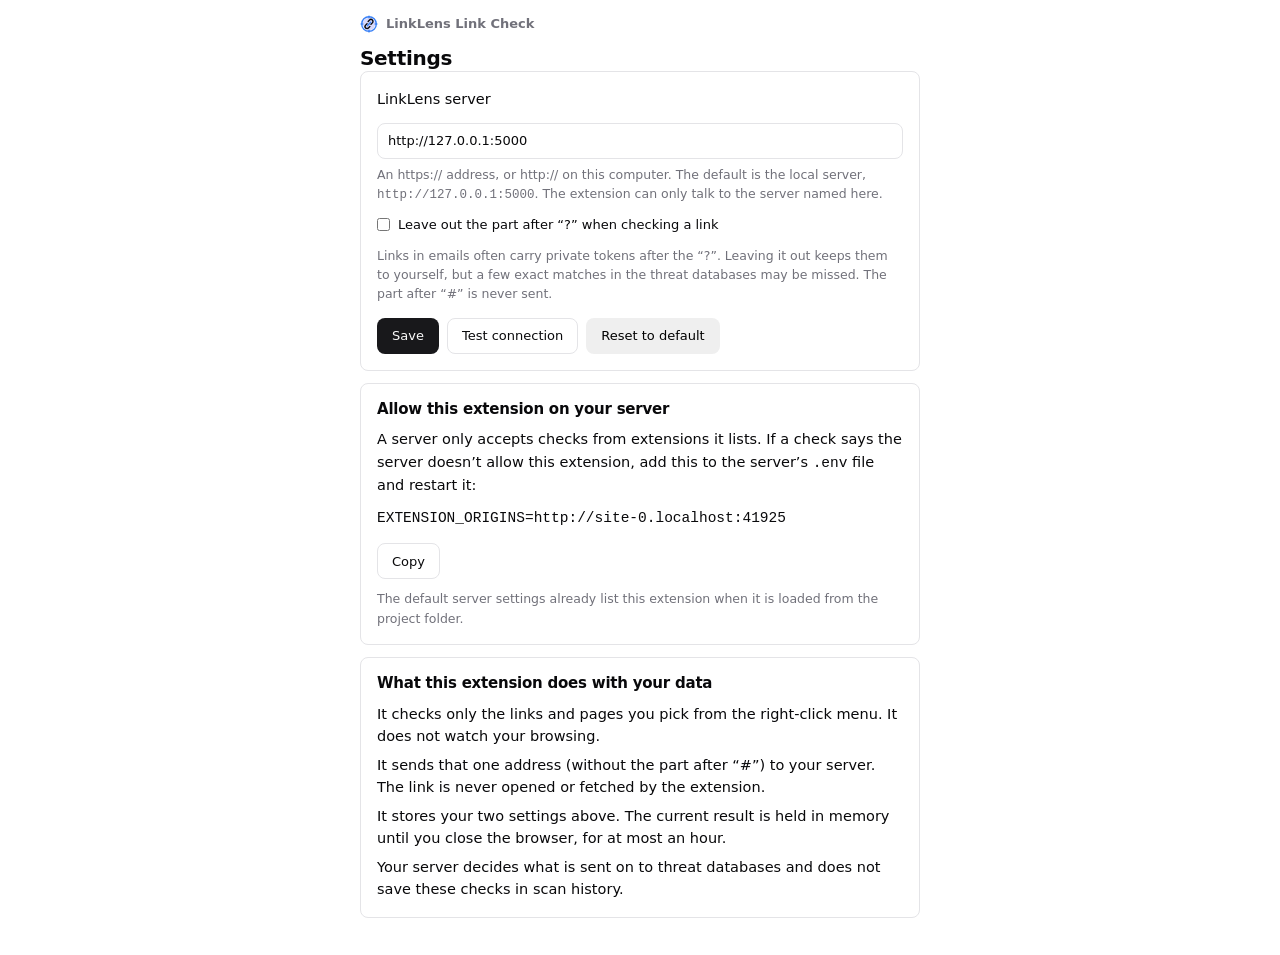
<file: extension/options.html>
<!DOCTYPE html>
<html lang="en">
<head>
  <meta charset="utf-8" />
  <meta name="viewport" content="width=device-width, initial-scale=1" />
  <title>Settings · LinkLens Link Check</title>
  <link rel="stylesheet" href="ui.css" />
</head>
<body>
  <main class="wrap">
    <div class="brandbar">
      <svg viewBox="0 0 32 32" aria-hidden="true" fill="none"><circle cx="16" cy="16" r="13" stroke="#3b82f6" stroke-width="2.5"/><path d="M16 2v3M16 27v3M2 16h3M27 16h3" stroke="#3b82f6" stroke-width="2.5" stroke-linecap="round"/><circle cx="16" cy="16" r="11" fill="#6366f1" fill-opacity="0.25"/><path d="M14.5 11.5L17 9a3.5 3.5 0 0 1 5 5l-2.5 2.5" stroke="currentColor" stroke-width="2.5" stroke-linecap="round" stroke-linejoin="round"/><path d="M17.5 20.5L15 23a3.5 3.5 0 0 1-5-5l2.5-2.5" stroke="currentColor" stroke-width="2.5" stroke-linecap="round" stroke-linejoin="round"/><line x1="13" y1="19" x2="19" y2="13" stroke="#3b82f6" stroke-width="2.5" stroke-linecap="round"/></svg>
      LinkLens Link Check
    </div>
    <h1>Settings</h1>

    <form id="form" class="panel" novalidate>
      <div>
        <label class="field" for="backend">LinkLens server</label>
        <input id="backend" class="input mono" type="text" inputmode="url" autocomplete="off" spellcheck="false" aria-describedby="backendHelp" />
        <p id="backendHelp" class="help">An https:// address, or http:// on this computer. The default is the local server, <span class="mono">http://127.0.0.1:5000</span>. The extension can only talk to the server named here.</p>
      </div>
      <label class="check" for="stripQuery">
        <input id="stripQuery" type="checkbox" />
        <span>Leave out the part after “?” when checking a link</span>
      </label>
      <p class="help">Links in emails often carry private tokens after the “?”. Leaving it out keeps them to yourself, but a few exact matches in the threat databases may be missed. The part after “#” is never sent.</p>
      <div class="actions">
        <button type="submit" class="btn btn-primary">Save</button>
        <button id="testBtn" type="button" class="btn btn-outline">Test connection</button>
        <button id="resetBtn" type="button" class="btn btn-ghost">Reset to default</button>
      </div>
      <p id="status" class="alert" role="status" hidden></p>
    </form>

    <section class="panel" aria-labelledby="allowHeading">
      <h2 id="allowHeading">Allow this extension on your server</h2>
      <p>A server only accepts checks from extensions it lists. If a check says the server doesn’t allow this extension, add this to the server’s <span class="mono">.env</span> file and restart it:</p>
      <pre id="envLine" class="env"></pre>
      <div class="actions"><button id="copyBtn" type="button" class="btn btn-outline btn-sm">Copy</button></div>
      <p class="help">The default server settings already list this extension when it is loaded from the project folder.</p>
    </section>

    <section class="panel" aria-labelledby="privHeading">
      <h2 id="privHeading">What this extension does with your data</h2>
      <ul class="notes">
        <li>It checks only the links and pages you pick from the right-click menu. It does not watch your browsing.</li>
        <li>It sends that one address (without the part after “#”) to your server. The link is never opened or fetched by the extension.</li>
        <li>It stores your two settings above. The current result is held in memory until you close the browser, for at most an hour.</li>
        <li>Your server decides what is sent on to threat databases and does not save these checks in scan history.</li>
      </ul>
    </section>
  </main>
  <script src="lib/common.js"></script>
  <script src="options.js"></script>
</body>
</html>
</file>
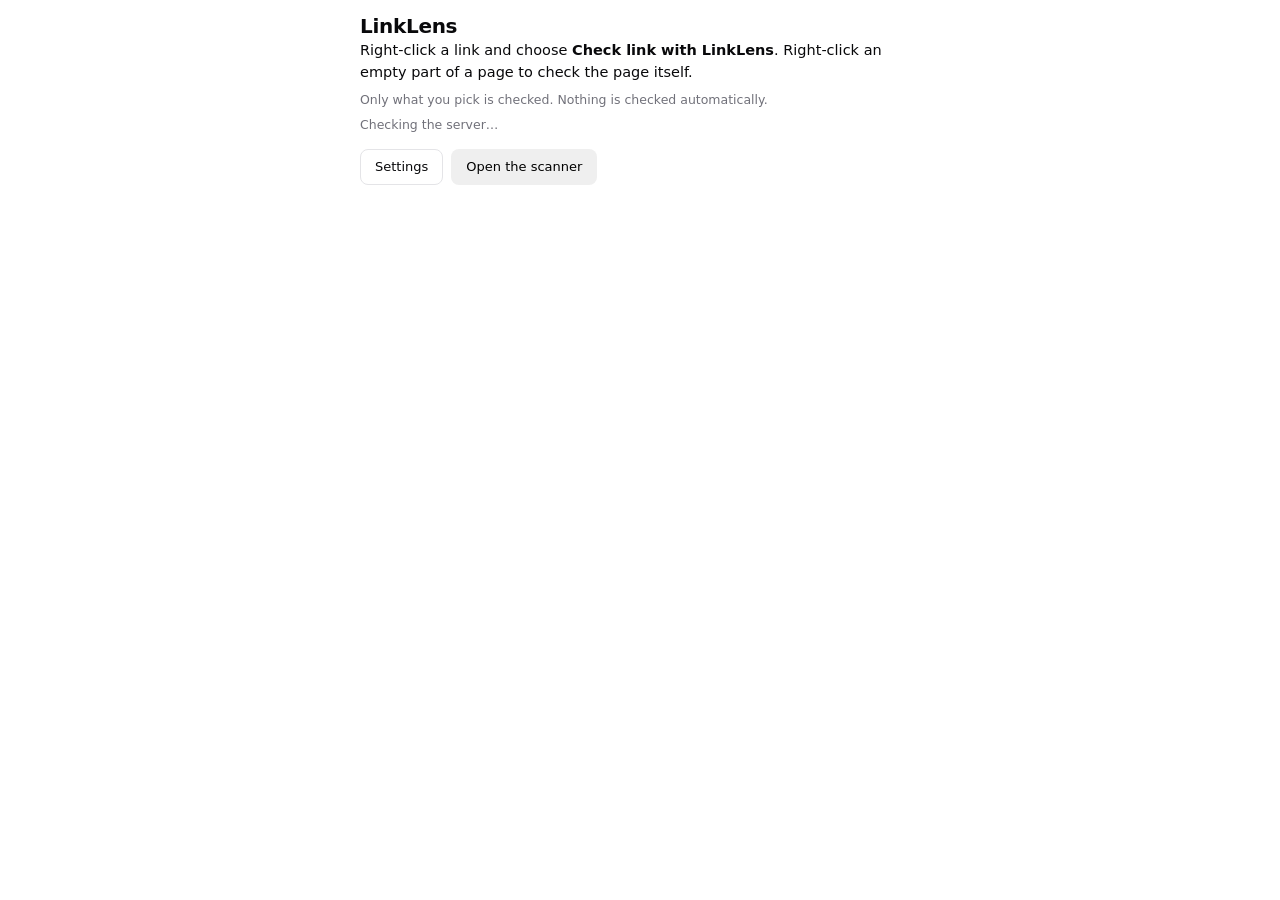
<file: extension/popup.html>
<!DOCTYPE html>
<html lang="en">
<head>
  <meta charset="utf-8" />
  <meta name="viewport" content="width=device-width, initial-scale=1" />
  <title>LinkLens Link Check</title>
  <link rel="stylesheet" href="ui.css" />
</head>
<body class="popup">
  <main class="wrap">
    <h1>LinkLens</h1>
    <p>Right-click a link and choose <b>Check link with LinkLens</b>. Right-click an empty part of a page to check the page itself.</p>
    <p class="help">Only what you pick is checked. Nothing is checked automatically.</p>
    <p id="server" class="help" role="status"><span id="dot" class="status-dot" aria-hidden="true"></span><span id="serverText">Checking the server…</span></p>
    <div class="actions">
      <button id="settingsBtn" type="button" class="btn btn-outline btn-sm">Settings</button>
      <button id="openBtn" type="button" class="btn btn-ghost btn-sm">Open the scanner</button>
    </div>
  </main>
  <script src="lib/common.js"></script>
  <script src="popup.js"></script>
</body>
</html>
</file>
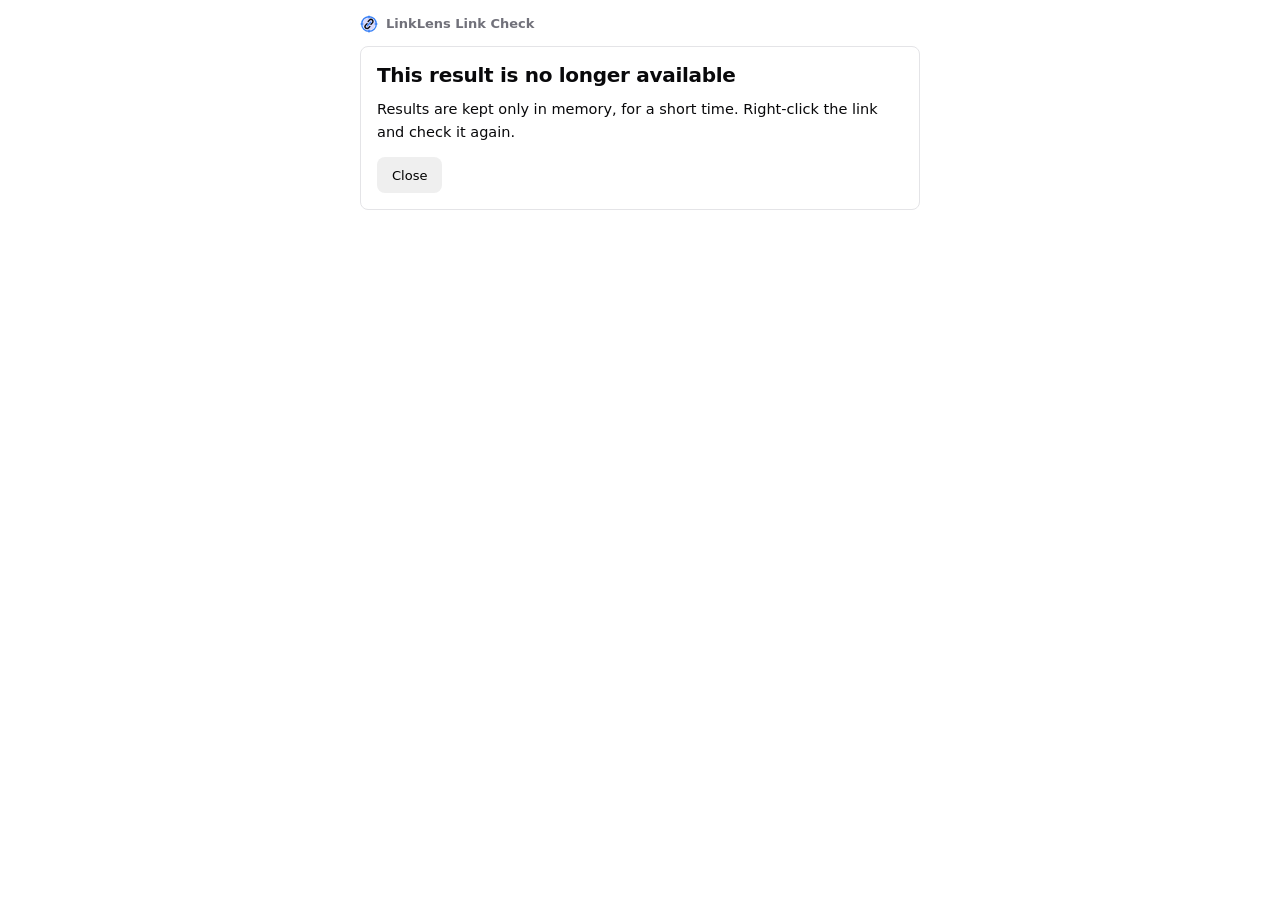
<file: extension/result.html>
<!DOCTYPE html>
<html lang="en">
<head>
  <meta charset="utf-8" />
  <meta name="viewport" content="width=device-width, initial-scale=1" />
  <title>Link check · LinkLens</title>
  <link rel="stylesheet" href="ui.css" />
</head>
<body>
  <main id="main" class="wrap">
    <div class="brandbar">
      <svg viewBox="0 0 32 32" aria-hidden="true" fill="none"><circle cx="16" cy="16" r="13" stroke="#3b82f6" stroke-width="2.5"/><path d="M16 2v3M16 27v3M2 16h3M27 16h3" stroke="#3b82f6" stroke-width="2.5" stroke-linecap="round"/><circle cx="16" cy="16" r="11" fill="#6366f1" fill-opacity="0.25"/><path d="M14.5 11.5L17 9a3.5 3.5 0 0 1 5 5l-2.5 2.5" stroke="currentColor" stroke-width="2.5" stroke-linecap="round" stroke-linejoin="round"/><path d="M17.5 20.5L15 23a3.5 3.5 0 0 1-5-5l2.5-2.5" stroke="currentColor" stroke-width="2.5" stroke-linecap="round" stroke-linejoin="round"/><line x1="13" y1="19" x2="19" y2="13" stroke="#3b82f6" stroke-width="2.5" stroke-linecap="round"/></svg>
      LinkLens Link Check
    </div>

    <!-- Waiting for the server -->
    <section id="pending" class="panel" role="status" hidden>
      <p><span class="spinner" aria-hidden="true"></span>Checking this link…</p>
      <p id="pendingUrl" class="url mono"></p>
      <p class="help">The link is not being opened. Only its address is checked.</p>
    </section>

    <!-- The check could not be completed -->
    <section id="error" class="panel" hidden>
      <span class="badge">Not checked</span>
      <h1 id="errorTitle" tabindex="-1">We couldn’t check this link</h1>
      <p id="errorUrl" class="url mono" hidden></p>
      <p id="errorText"></p>
      <div class="actions">
        <button id="retryBtn" type="button" class="btn btn-primary" hidden>Try again</button>
        <button id="settingsBtn" type="button" class="btn btn-outline" hidden>Settings</button>
        <button type="button" class="btn btn-ghost" data-close>Close</button>
      </div>
    </section>

    <!-- A verdict -->
    <section id="done" class="panel" hidden>
      <div><span id="badge" class="badge"></span><span id="confirmedTag" class="tag" hidden>Confirmed by a threat database</span></div>
      <h1 id="headline" tabindex="-1"></h1>
      <p id="url" class="url mono"></p>
      <p id="summary"></p>
      <p id="advice" class="advice"></p>
      <div id="evidenceBox">
        <h2 class="small-h">What was found</h2>
        <ul id="evidence" class="evidence"></ul>
      </div>
      <p id="sourceLine" class="help"></p>
      <ul id="notes" class="notes"></ul>
      <label id="ackRow" class="check" for="ack" hidden>
        <input id="ack" type="checkbox" />
        <span>I understand this link is listed as a threat, and I still want to open it.</span>
      </label>
      <div class="actions">
        <button id="closeBtn" type="button" class="btn btn-primary" data-close>Close</button>
        <button id="openBtn" type="button" class="btn btn-outline">Open anyway</button>
      </div>
    </section>

    <!-- The result is gone (browser restarted, or it was cleared after an hour) -->
    <section id="gone" class="panel" hidden>
      <h1 id="goneTitle" tabindex="-1">This result is no longer available</h1>
      <p>Results are kept only in memory, for a short time. Right-click the link and check it again.</p>
      <div class="actions"><button type="button" class="btn btn-ghost" data-close>Close</button></div>
    </section>
  </main>

  <script src="lib/common.js"></script>
  <script src="result.js"></script>
</body>
</html>
</file>
<file: extension/ui.css>
/* Cyber Solutions Link Check: styles for the result window, settings page and toolbar popup.
   Matches the shadcn/ui zinc design system of the website. */
:root {
  --background: #ffffff;
  --foreground: #09090b;
  --card: #ffffff;
  --card-foreground: #09090b;
  --muted: #f4f4f5;
  --muted-foreground: #71717a;
  --border: #e4e4e7;
  --input: #e4e4e7;
  --primary: #18181b;
  --primary-foreground: #fafafa;
  --secondary: #f4f4f5;
  --ring: #18181b;
  --danger: #ef4444;
  --danger-bg: #fef2f2;
  --danger-border: #fecaca;
  --warn: #f59e0b;
  --warn-bg: #fffbeb;
  --warn-border: #fde68a;
  --ok: #10b981;
  --ok-bg: #ecfdf5;
  --ok-border: #a7f3d0;
  --radius: 8px;
  --sans: -apple-system, BlinkMacSystemFont, "Segoe UI", Roboto, system-ui, sans-serif;
  --mono: ui-monospace, SFMono-Regular, Menlo, Consolas, monospace;
  color-scheme: light dark;
}

@media (prefers-color-scheme: dark) {
  :root {
    --background: #09090b;
    --foreground: #fafafa;
    --card: #0c0c0e;
    --card-foreground: #fafafa;
    --muted: #18181b;
    --muted-foreground: #a1a1aa;
    --border: #27272a;
    --input: #27272a;
    --primary: #fafafa;
    --primary-foreground: #18181b;
    --secondary: #1e1e24;
    --ring: #d4d4d8;
    --danger: #f87171;
    --danger-bg: rgba(239, 68, 68, 0.12);
    --danger-border: rgba(239, 68, 68, 0.25);
    --warn: #fbbf24;
    --warn-bg: rgba(245, 158, 11, 0.12);
    --warn-border: rgba(245, 158, 11, 0.25);
    --ok: #34d399;
    --ok-bg: rgba(16, 185, 129, 0.12);
    --ok-border: rgba(16, 185, 129, 0.25);
  }
}

* { box-sizing: border-box; margin: 0; }
body { background: var(--background); color: var(--foreground); font: 400 14.5px/1.55 var(--sans); -webkit-font-smoothing: antialiased; }
[hidden] { display: none !important; }
a { color: var(--foreground); text-decoration: underline; text-underline-offset: 3px; }
h1, h2 { line-height: 1.25; letter-spacing: -0.015em; font-weight: 600; }
h1 { font-size: 20px; }
h2 { font-size: 15px; margin-bottom: 6px; }
h1:focus { outline: none; }
:focus-visible { outline: 2px solid var(--ring); outline-offset: 2px; }
.mono { font-family: var(--mono); }
.sr-only { position: absolute; width: 1px; height: 1px; overflow: hidden; clip: rect(0 0 0 0); white-space: nowrap; }
.help { color: var(--muted-foreground); font-size: 12.5px; margin-top: 6px; }

.wrap { width: min(560px, 100% - 28px); margin: 0 auto; padding: 14px 0 28px; }
.brandbar { display: flex; align-items: center; gap: 8px; font-weight: 600; color: var(--muted-foreground); font-size: 13px; margin-bottom: 12px; }
.brandbar svg { width: 18px; height: 18px; color: var(--foreground); }
.panel { background: var(--card); border: 1px solid var(--border); border-radius: var(--radius); padding: 16px; margin-bottom: 12px; }
.panel > * + * { margin-top: 10px; }
.panel[data-level="danger"] { background: var(--danger-bg); border-color: var(--danger-border); }
.panel[data-level="warn"]   { background: var(--warn-bg);   border-color: var(--warn-border); }
.panel[data-level="ok"]     { background: var(--ok-bg);     border-color: var(--ok-border); }

.badge { display: inline-block; padding: 2px 9px; border-radius: 999px; font-size: 12px; font-weight: 600; border: 1px solid var(--border); background: var(--secondary); color: var(--muted-foreground); }
.badge-danger { color: var(--danger); background: var(--card); border-color: var(--danger-border); }
.badge-warn   { color: var(--warn);   background: var(--card); border-color: var(--warn-border); }
.badge-ok     { color: var(--ok);     background: var(--card); border-color: var(--ok-border); }
.tag { display: inline-block; margin-left: 6px; padding: 2px 8px; border-radius: 4px; font-size: 11.5px; font-weight: 600; color: var(--danger); border: 1px solid var(--danger-border); background: var(--card); }

.url { font-family: var(--mono); font-size: 12.5px; word-break: break-all; padding: 8px 10px; border-radius: 6px; background: var(--muted); border: 1px solid var(--border); color: var(--foreground); }
.advice { font-weight: 500; font-size: 14px; }
.evidence, .notes { list-style: none; padding: 0; display: grid; gap: 6px; }
.evidence li { font-size: 13px; padding: 7px 10px; border-radius: 6px; background: var(--card); border: 1px solid var(--border); border-left-width: 3px; }
.evidence li b { font-weight: 600; }
.ev-high   { border-left-color: var(--danger); }
.ev-medium { border-left-color: var(--warn); }
.ev-low    { border-left-color: var(--input); }
.ev-info   { border-left-color: var(--ok-border); }

.btn { display: inline-flex; align-items: center; justify-content: center; gap: 6px; height: 36px; padding: 0 14px; border-radius: var(--radius); border: 1px solid transparent; font: 500 13px/1 var(--sans); cursor: pointer; text-decoration: none; transition: opacity 0.15s; }
.btn:hover:not(:disabled) { opacity: 0.9; }
.btn:disabled { opacity: 0.5; cursor: not-allowed; }
.btn-primary { background: var(--primary); color: var(--primary-foreground); }
.btn-secondary { background: var(--secondary); border-color: var(--border); color: var(--foreground); }
.btn-outline { background: transparent; border-color: var(--input); color: var(--foreground); }
.btn-outline:hover { background: var(--muted); }
.btn-block { width: 100%; }
.actions { display: flex; flex-wrap: wrap; gap: 8px; margin-top: 14px; }

.input { width: 100%; height: 36px; padding: 0 10px; border-radius: var(--radius); border: 1px solid var(--input); background: var(--card); color: var(--foreground); font: 400 13px/1.4 var(--sans); }
.input:focus-visible { outline: 2px solid var(--ring); border-color: var(--ring); }
.field { display: grid; gap: 5px; margin-bottom: 12px; }
.field label { font-size: 13px; font-weight: 500; }
.field-error { color: var(--danger); font-size: 12px; }

.check { display: flex; align-items: flex-start; gap: 8px; cursor: pointer; font-size: 13px; user-select: none; }
.check input { margin-top: 3px; }

.footer { font-size: 12px; color: var(--muted-foreground); margin-top: 20px; text-align: center; }
</file>
